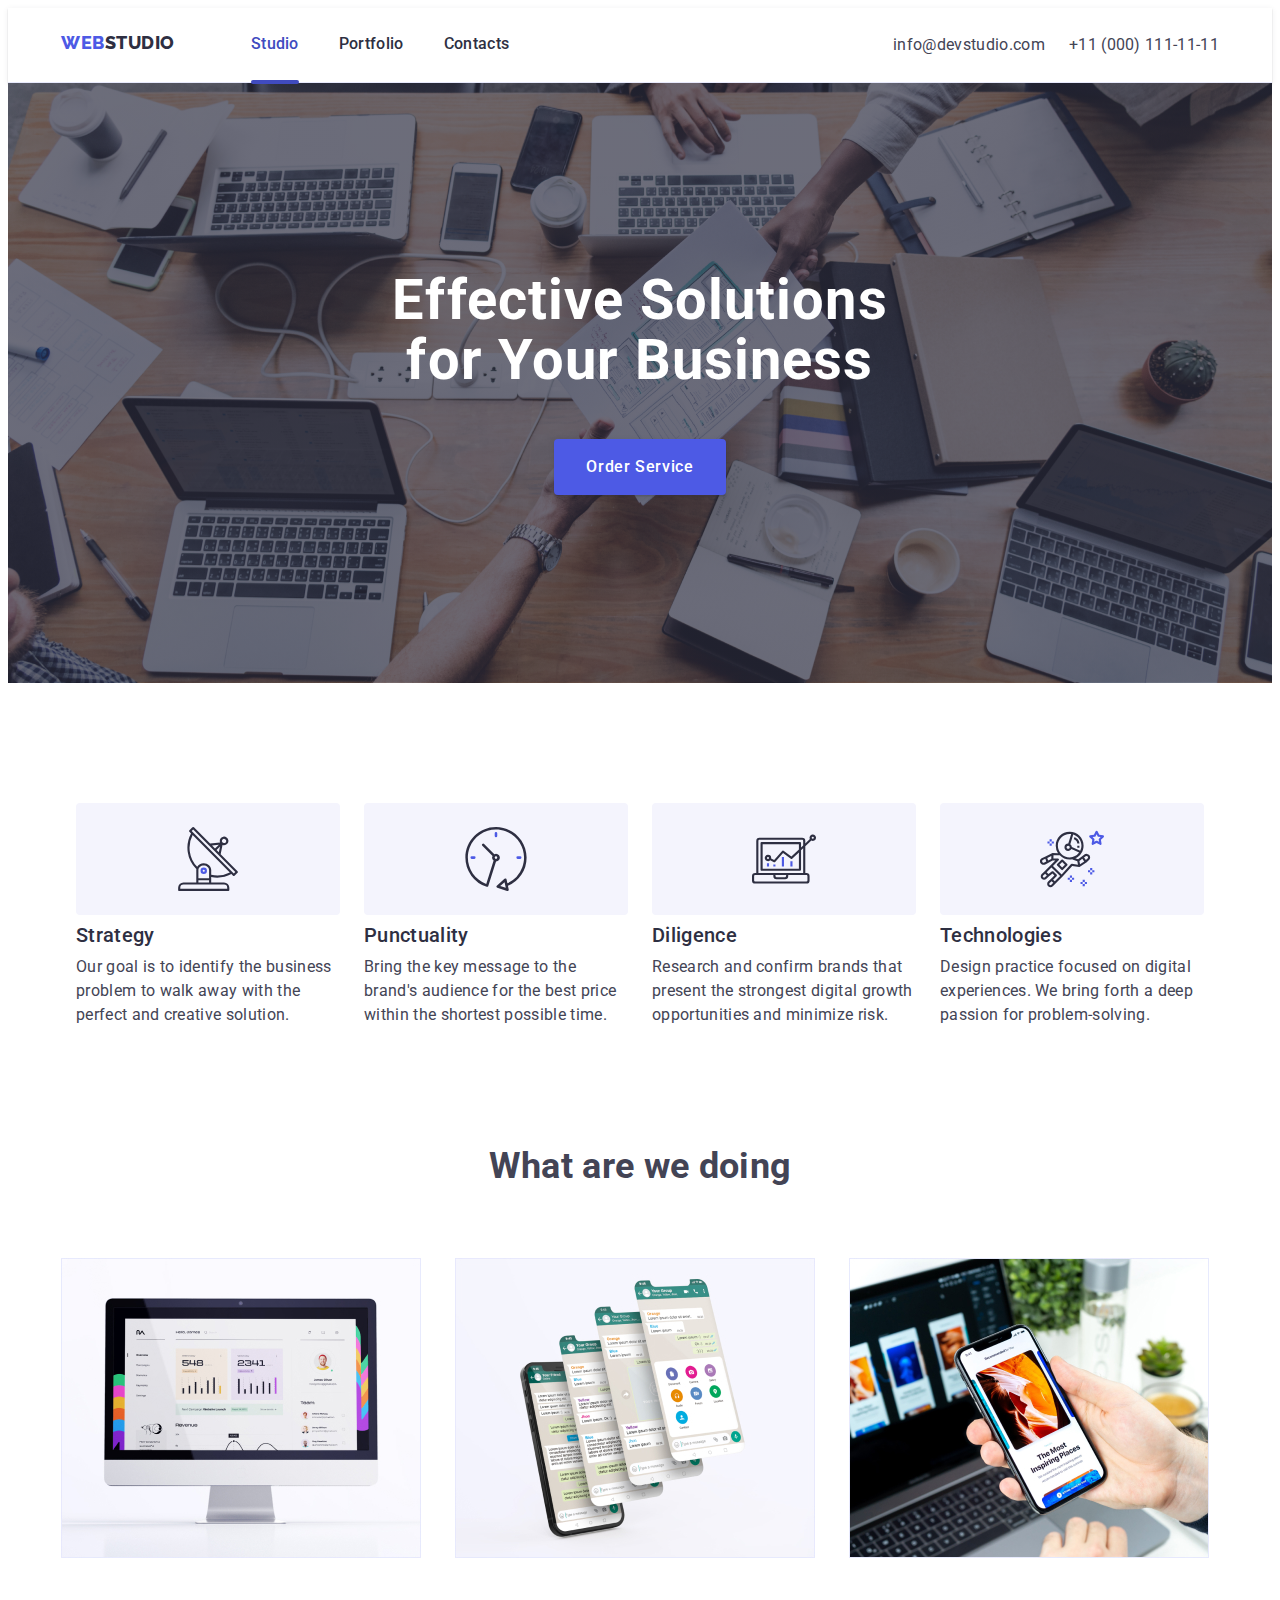
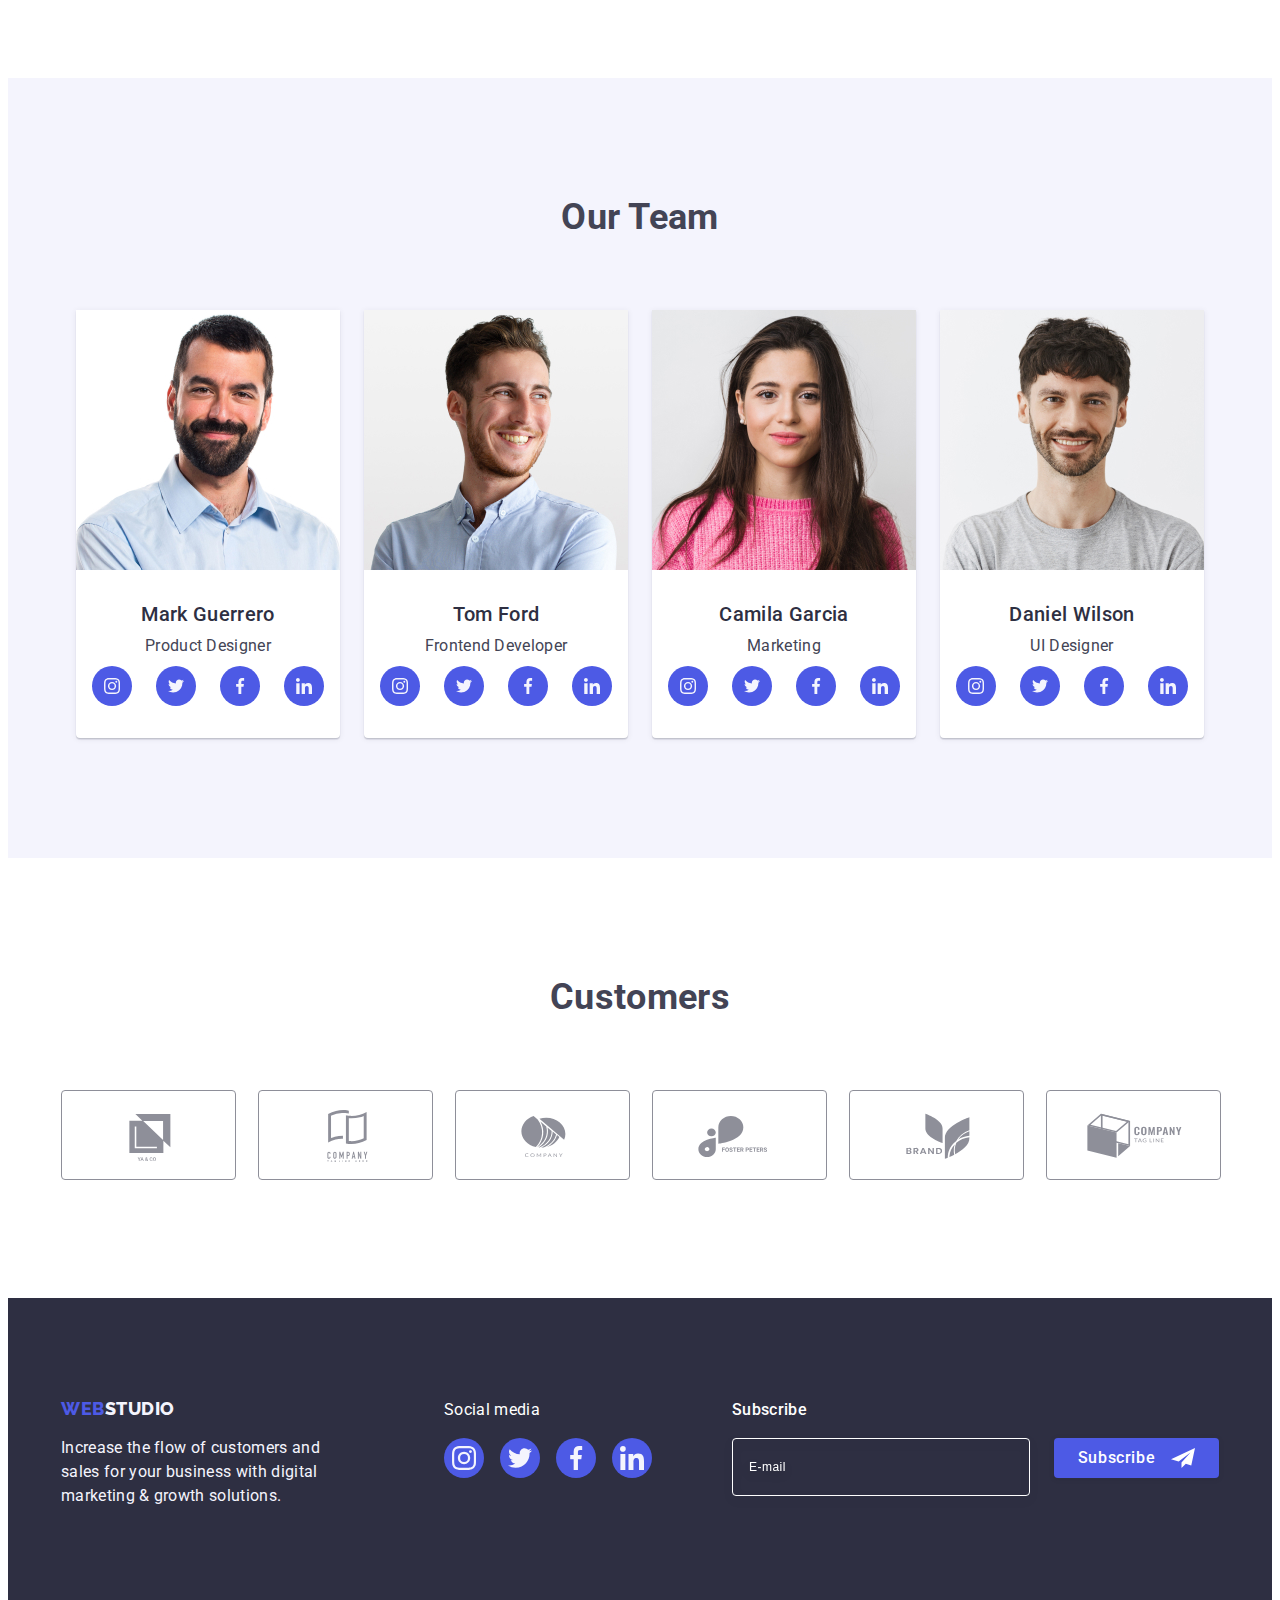
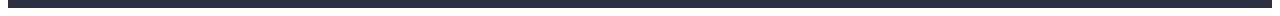
<file: index.html>
<!DOCTYPE html>
<html lang="en">
  <head>
    <meta charset="UTF-8" />
    <meta http-equiv="X-UA-Compatible" content="IE=edge" />
    <meta name="viewport" content="width=device-width, initial-scale=1.0" />
    <title>Document</title>
    <link rel="preconnect" href="https://fonts.googleapis.com" />
    <link rel="preconnect" href="https://fonts.gstatic.com" crossorigin />
    <link
      href="https://fonts.googleapis.com/css2?family=Raleway:wght@800&family=Roboto:wght@400;500;700;900&display=swap"
      rel="stylesheet"
    />
    <link
      rel="stylesheet"
      href="https://cdnjs.cloudflare.com/ajax/libs/modern-normalize/1.1.0/modern-normalize.min.css"
      integrity="sha512-wpPYUAdjBVSE4KJnH1VR1HeZfpl1ub8YT/NKx4PuQ5NmX2tKuGu6U/JRp5y+Y8XG2tV+wKQpNHVUX03MfMFn9Q=="
      crossorigin="anonymous"
      referrerpolicy="no-referrer"
    />
    <link href="./styles.css" rel="stylesheet" type="text/css" />
  </head>
  <body>
    <header class="header-section">
      <div class="container">
        <nav class="header-nav">
          <a href="./index.html" class="logo"
            ><span class="logo-web">Web</span>Studio</a
          >
          <ul class="nav-ul">
            <li class="nav-li">
              <a class="nav-a header-active-page" href="./index.html">Studio</a>
            </li>
            <li class="nav-li">
              <a class="nav-a" href="./portfolio.html">Portfolio</a>
            </li>
            <li class="nav-li"><a class="nav-a" href="">Contacts</a></li>
          </ul>
        </nav>
        <button class="menu-open-button js-open-menu" type="button">
          <svg class="open-menu-icon" width="32" height="22">
            <use href="./images/icons.svg#icon-menu"></use>
          </svg>
        </button>
        <address class="header-address">
          <ul class="address-ul">
            <li class="address-li">
              <a class="address-a" href="mailto:info@devstudio.com"
                >info@devstudio.com</a
              >
            </li>
            <li class="address-li">
              <a class="address-a" href="tel:+110001111111"
                >+11 (000) 111-11-11</a
              >
            </li>
          </ul>
        </address>
      </div>
      <div class="header-mobile-menu-container js-menu-container">
        <div class="header-mobile-menu">
          <button class="menu-button-close js-close-menu" type="button">
            <svg class="modal-icon" width="18" height="24">
              <use href="./images/icons.svg#icon-close"></use>
            </svg>
          </button>
          <div>
            <ul class="mobile-menu-nav-ul">
              <li>
                <a class="mobile-nav-a header-active-page" href="./index.html"
                  >Studio</a
                >
              </li>
              <li>
                <a class="mobile-nav-a" href="./portfolio.html">Portfolio</a>
              </li>
              <li><a class="mobile-nav-a" href="">Contacts</a></li>
            </ul>
          </div>
          <div>
            <address class="header-mobile-address">
              <ul class="mobile-address-ul">
                <li class="mobile-address-li">
                  <a class="mobile-address-a-number" href="tel:+110001111111"
                    >+11 (000) 111-11-11</a
                  >
                </li>
                <li class="mobile-address-li">
                  <a
                    class="mobile-address-a-info"
                    href="mailto:info@devstudio.com"
                    >info@devstudio.com</a
                  >
                </li>
              </ul>
            </address>
            <ul class="header-mobile-social-items">
              <li class="header-mobile-social-item">
                <a class="header-mobile-social-link" href="">
                  <svg class="header-mobile-social-icon" width="24" height="24">
                    <use href="./images/icons.svg#icon-instagram"></use>
                  </svg>
                </a>
              </li>
              <li class="header-mobile-social-item">
                <a class="header-mobile-social-link" href="">
                  <svg class="header-mobile-social-icon" width="24" height="24">
                    <use href="./images/icons.svg#icon-twitter"></use>
                  </svg>
                </a>
              </li>
              <li class="header-mobile-social-item">
                <a class="header-mobile-social-link" href="">
                  <svg class="header-mobile-social-icon" width="24" height="24">
                    <use href="./images/icons.svg#icon-facebook"></use>
                  </svg>
                </a>
              </li>
              <li class="header-mobile-social-item">
                <a class="header-mobile-social-link" href="">
                  <svg class="header-mobile-social-icon" width="24" height="24">
                    <use href="./images/icons.svg#icon-linkedin"></use>
                  </svg>
                </a>
              </li>
            </ul>
          </div>
        </div>
      </div>
    </header>

    <main>
      <section class="hero-section">
        <div class="container">
          <h1 class="hero-h">Effective Solutions for Your Business</h1>
          <button
            class="buttons modal-open-button"
            type="button"
            data-modal-open
          >
            Order Service
          </button>
        </div>
      </section>
      <section class="features-section">
        <div class="container">
          <h2 hidden class="visually-hidden">Features</h2>
          <ul class="features-section-ul">
            <li class="features-li">
              <div class="features-box">
                <svg class="features-icon">
                  <use href="./images/icons.svg#icon-antenna"></use>
                </svg>
              </div>
              <h3 class="tertiary-h">Strategy</h3>
              <p class="features-p">
                Our goal is to identify the business problem to walk away with
                the perfect and creative solution.
              </p>
            </li>
            <li class="features-li">
              <div class="features-box">
                <svg class="features-icon">
                  <use href="./images/icons.svg#icon-clock"></use>
                </svg>
              </div>
              <h3 class="tertiary-h">Punctuality</h3>
              <p class="features-p">
                Bring the key message to the brand's audience for the best price
                within the shortest possible time.
              </p>
            </li>
            <li class="features-li">
              <div class="features-box">
                <svg class="features-icon">
                  <use href="./images/icons.svg#icon-diagram"></use>
                </svg>
              </div>
              <h3 class="tertiary-h">Diligence</h3>
              <p class="features-p">
                Research and confirm brands that present the strongest digital
                growth opportunities and minimize risk.
              </p>
            </li>
            <li class="features-li">
              <div class="features-box">
                <svg class="features-icon">
                  <use href="./images/icons.svg#icon-astronaut"></use>
                </svg>
              </div>
              <h3 class="tertiary-h">Technologies</h3>
              <p class="features-p">
                Design practice focused on digital experiences. We bring forth a
                deep passion for problem-solving.
              </p>
            </li>
          </ul>
        </div>
      </section>
      <section class="wedoing-section">
        <div class="container">
          <h2 class="secondary-h wedoing-h">What are we doing</h2>
          <ul class="wedoing-ul">
            <li class="wedoing-li">
              <img
                srcset="
                  ./images/Rectangle1.jpg    1x,
                  ./images/Rectangle1@2x.jpg 2x
                "
                src="./images/Rectangle.jpg"
                alt="image"
                width="360"
              />
            </li>
            <li class="wedoing-li">
              <img
                srcset="
                  ./images/Rectangle2.jpg    1x,
                  ./images/Rectangle2@2x.jpg 2x
                "
                src="./images/Rectangle.jpg"
                alt="image"
                width="360"
              />
            </li>
            <li class="wedoing-li">
              <img
                srcset="
                  ./images/Rectangle3.jpg    1x,
                  ./images/Rectangle3@2x.jpg 2x
                "
                src="./images/Rectangle.jpg"
                alt="image"
                width="360"
              />
            </li>
          </ul>
        </div>
      </section>
      <section class="team-section">
        <div class="container">
          <h2 class="secondary-h">Our Team</h2>
          <ul class="team-ul">
            <li class="team-li">
              <img
                srcset="./images/team1.jpg 1x, ./images/team1@2x.jpg 2x"
                src="./images/team1.jpg"
                alt="image"
                width="264"
              />
              <div class="team-li-box">
                <h3 class="tertiary-h">Mark Guerrero</h3>
                <p>Product Designer</p>
                <ul class="team-social-items">
                  <li class="team-social-item">
                    <a class="team-social-link" href="">
                      <svg class="team-social-icon">
                        <use href="./images/icons.svg#icon-instagram"></use>
                      </svg>
                    </a>
                  </li>
                  <li class="team-social-item">
                    <a class="team-social-link" href="">
                      <svg class="team-social-icon">
                        <use href="./images/icons.svg#icon-twitter"></use>
                      </svg>
                    </a>
                  </li>
                  <li class="team-social-item">
                    <a class="team-social-link" href="">
                      <svg class="team-social-icon">
                        <use href="./images/icons.svg#icon-facebook"></use>
                      </svg>
                    </a>
                  </li>
                  <li class="team-social-item">
                    <a class="team-social-link" href="">
                      <svg class="team-social-icon">
                        <use href="./images/icons.svg#icon-linkedin"></use>
                      </svg>
                    </a>
                  </li>
                </ul>
              </div>
            </li>
            <li class="team-li">
              <img
                srcset="./images/team2.jpg 1x, ./images/team2@2x.jpg 2x"
                src="./images/team2.jpg"
                alt="image"
                width="264"
              />
              <div class="team-li-box">
                <h3 class="tertiary-h">Tom Ford</h3>
                <p>Frontend Developer</p>
                <ul class="team-social-items">
                  <li class="team-social-item">
                    <a class="team-social-link" href="">
                      <svg class="team-social-icon">
                        <use href="./images/icons.svg#icon-instagram"></use>
                      </svg>
                    </a>
                  </li>
                  <li class="team-social-item">
                    <a class="team-social-link" href="">
                      <svg class="team-social-icon">
                        <use href="./images/icons.svg#icon-twitter"></use>
                      </svg>
                    </a>
                  </li>
                  <li class="team-social-item">
                    <a class="team-social-link" href="">
                      <svg class="team-social-icon">
                        <use href="./images/icons.svg#icon-facebook"></use>
                      </svg>
                    </a>
                  </li>
                  <li class="team-social-item">
                    <a class="team-social-link" href="">
                      <svg class="team-social-icon">
                        <use href="./images/icons.svg#icon-linkedin"></use>
                      </svg>
                    </a>
                  </li>
                </ul>
              </div>
            </li>
            <li class="team-li">
              <img
                srcset="./images/team3.jpg 1x, ./images/team3@2x.jpg 2x"
                src="./images/team3.jpg"
                alt="image"
                width="264"
              />
              <div class="team-li-box">
                <h3 class="tertiary-h">Camila Garcia</h3>
                <p>Marketing</p>
                <ul class="team-social-items">
                  <li class="team-social-item">
                    <a class="team-social-link" href="">
                      <svg class="team-social-icon">
                        <use href="./images/icons.svg#icon-instagram"></use>
                      </svg>
                    </a>
                  </li>
                  <li class="team-social-item">
                    <a class="team-social-link" href="">
                      <svg class="team-social-icon">
                        <use href="./images/icons.svg#icon-twitter"></use>
                      </svg>
                    </a>
                  </li>
                  <li class="team-social-item">
                    <a class="team-social-link" href="">
                      <svg class="team-social-icon">
                        <use href="./images/icons.svg#icon-facebook"></use>
                      </svg>
                    </a>
                  </li>
                  <li class="team-social-item">
                    <a class="team-social-link" href="">
                      <svg class="team-social-icon">
                        <use href="./images/icons.svg#icon-linkedin"></use>
                      </svg>
                    </a>
                  </li>
                </ul>
              </div>
            </li>
            <li class="team-li">
              <img
                srcset="./images/team4.jpg 1x, ./images/team4@2x.jpg 2x"
                src="./images/team4.jpg"
                alt="image"
                width="264"
              />
              <div class="team-li-box">
                <h3 class="tertiary-h">Daniel Wilson</h3>
                <p>UI Designer</p>
                <ul class="team-social-items">
                  <li class="team-social-item">
                    <a class="team-social-link" href="">
                      <svg class="team-social-icon">
                        <use href="./images/icons.svg#icon-instagram"></use>
                      </svg>
                    </a>
                  </li>
                  <li class="team-social-item">
                    <a class="team-social-link" href="">
                      <svg class="team-social-icon">
                        <use href="./images/icons.svg#icon-twitter"></use>
                      </svg>
                    </a>
                  </li>
                  <li class="team-social-item">
                    <a class="team-social-link" href="">
                      <svg class="team-social-icon">
                        <use href="./images/icons.svg#icon-facebook"></use>
                      </svg>
                    </a>
                  </li>
                  <li class="team-social-item">
                    <a class="team-social-link" href="">
                      <svg class="team-social-icon">
                        <use href="./images/icons.svg#icon-linkedin"></use>
                      </svg>
                    </a>
                  </li>
                </ul>
              </div>
            </li>
          </ul>
        </div>
      </section>
      <section class="customers-section">
        <div class="container">
          <h2 class="secondary-h">Customers</h2>
          <ul class="customers-list-ul">
            <li class="customers-list-li">
              <a class="customers-link" href=""
                ><svg class="customers-icon">
                  <use href="./images/icons.svg#icon-Logo-0"></use>
                </svg>
              </a>
            </li>
            <li class="customers-list-li">
              <a class="customers-link" href=""
                ><svg class="customers-icon">
                  <use href="./images/icons.svg#icon-Logo-1"></use>
                </svg>
              </a>
            </li>
            <li class="customers-list-li">
              <a class="customers-link" href=""
                ><svg class="customers-icon">
                  <use href="./images/icons.svg#icon-Logo-2"></use>
                </svg>
              </a>
            </li>
            <li class="customers-list-li">
              <a class="customers-link" href=""
                ><svg class="customers-icon">
                  <use href="./images/icons.svg#icon-Logo-3"></use>
                </svg>
              </a>
            </li>
            <li class="customers-list-li">
              <a class="customers-link" href=""
                ><svg class="customers-icon">
                  <use href="./images/icons.svg#icon-Logo-4"></use>
                </svg>
              </a>
            </li>
            <li class="customers-list-li">
              <a class="customers-link" href=""
                ><svg class="customers-icon">
                  <use href="./images/icons.svg#icon-Logo-5"></use>
                </svg>
              </a>
            </li>
          </ul>
        </div>
      </section>
    </main>
    <footer class="footer-section">
      <div class="container">
        <div class="footer-box-one">
          <a href="./index.html" class="logo logo-bottom"
            ><span class="logo-web">Web</span>Studio</a
          >
          <p class="footer-p">
            Increase the flow of customers and sales for your business with
            digital marketing & growth solutions.
          </p>
        </div>
        <div class="footer-box-two">
          <p class="footer-p-sm">Social media</p>
          <ul class="footer-social-items">
            <li class="footer-social-item">
              <a class="footer-social-link" href="">
                <svg class="footer-social-icon">
                  <use href="./images/icons.svg#icon-instagram"></use>
                </svg>
              </a>
            </li>
            <li class="footer-social-item">
              <a class="footer-social-link" href="">
                <svg class="footer-social-icon">
                  <use href="./images/icons.svg#icon-twitter"></use>
                </svg>
              </a>
            </li>
            <li class="footer-social-item">
              <a class="footer-social-link" href="">
                <svg class="footer-social-icon">
                  <use href="./images/icons.svg#icon-facebook"></use>
                </svg>
              </a>
            </li>
            <li class="footer-social-item">
              <a class="footer-social-link" href="">
                <svg class="footer-social-icon">
                  <use href="./images/icons.svg#icon-linkedin"></use>
                </svg>
              </a>
            </li>
          </ul>
        </div>
        <div class="footer-box-three">
          <p class="footer-box-three-text">Subscribe</p>
          <form class="form-subscribe">
            <label class="footer-form-label"
              ><input
                class="footer-form-label-input"
                type="email"
                placeholder="E-mail"
                name="email"
            /></label>
            <button class="buttons subscribe-button" type="submit">
              Subscribe
              <svg class="icon-subscribe" width="24" height="24">
                <use href="./images/icons.svg#icon-subscribe"></use>
              </svg>
            </button>
          </form>
        </div>
      </div>
    </footer>
    <div class="backdrop is-hidden" data-modal>
      <div class="modal">
        <button type="button" data-modal-close class="modal-button-close">
          <svg class="modal-icon" width="18" height="24">
            <use href="./images/icons.svg#icon-close"></use>
          </svg>
        </button>
        <p class="modal-p">Leave your contacts and we will call you back</p>
        <form class="modal-form">
          <div class="modal-form-box">
            <label class="modal-form-field" for="user-name">Name</label>
            <div class="modal-form-input-wrapper">
              <input
                id="user-name"
                name="user-name"
                type="text"
                class="modal-form-input"
                pattern="[a-zA-Z]+"
                required
              />
              <svg class="modal-form-input-icon" width="18" height="24">
                <use href="./images/icons.svg#icon-icon_person"></use>
              </svg>
            </div>
          </div>
          <div class="modal-form-box">
            <label class="modal-form-field" for="user-phone">Phone</label>
            <div class="modal-form-input-wrapper">
              <input
                id="user-phone"
                name="user-phone"
                type="tel"
                class="modal-form-input"
                minlength="2"
                pattern="[0-9]{3}-[0-9]{3}-[0-9]{2}-[0-9]{2}"
                title="xxx-xxx-xx-xx"
                required
              />
              <svg class="modal-form-input-icon" width="18" height="24">
                <use href="./images/icons.svg#icon-icon_phone"></use>
              </svg>
            </div>
          </div>
          <div class="modal-form-box">
            <label class="modal-form-field" for="user-email">Email</label>
            <div class="modal-form-input-wrapper">
              <input
                id="user-email"
                name="user-email"
                type="email"
                class="modal-form-input"
                required
              />
              <svg class="modal-form-input-icon" width="18" height="24">
                <use href="./images/icons.svg#icon-icon_message"></use>
              </svg>
            </div>
          </div>
          <div class="modal-form-box modal-form-box-comment">
            <label class="modal-form-field" for="user-comment"> Comment </label>
            <textarea
              id="user-comment"
              name="user-comment"
              class="modal-form-comment"
              placeholder="Text input"
            ></textarea>
          </div>
          <div class="modal-form-box modal-box-checkbox">
            <input
              id="user-privacy"
              type="checkbox"
              value="true"
              name="user-privacy"
              class="modal-form-check visually-hidden"
              required
            />
            <label for="user-privacy" class="modal-form-check-desc"
              ><span class="modal-check-desc-span"
                ><svg class="modal-form-agreement-icon" width="10" height="8">
                  <use
                    href="./images/icons.svg#icon-vector-2"
                  ></use></svg></span
              >I accept the terms and conditions of the&nbsp;
              <a href="" class="modal-form-privacy-link"
                >Privacy Policy</a
              ></label
            >
          </div>
          <button type="submit" class="buttons modal-form-submit">Send</button>
        </form>
      </div>
    </div>

    <script src="./modal.js"></script>
    <script src="./menu.js"></script>
  </body>
</html>
</file>
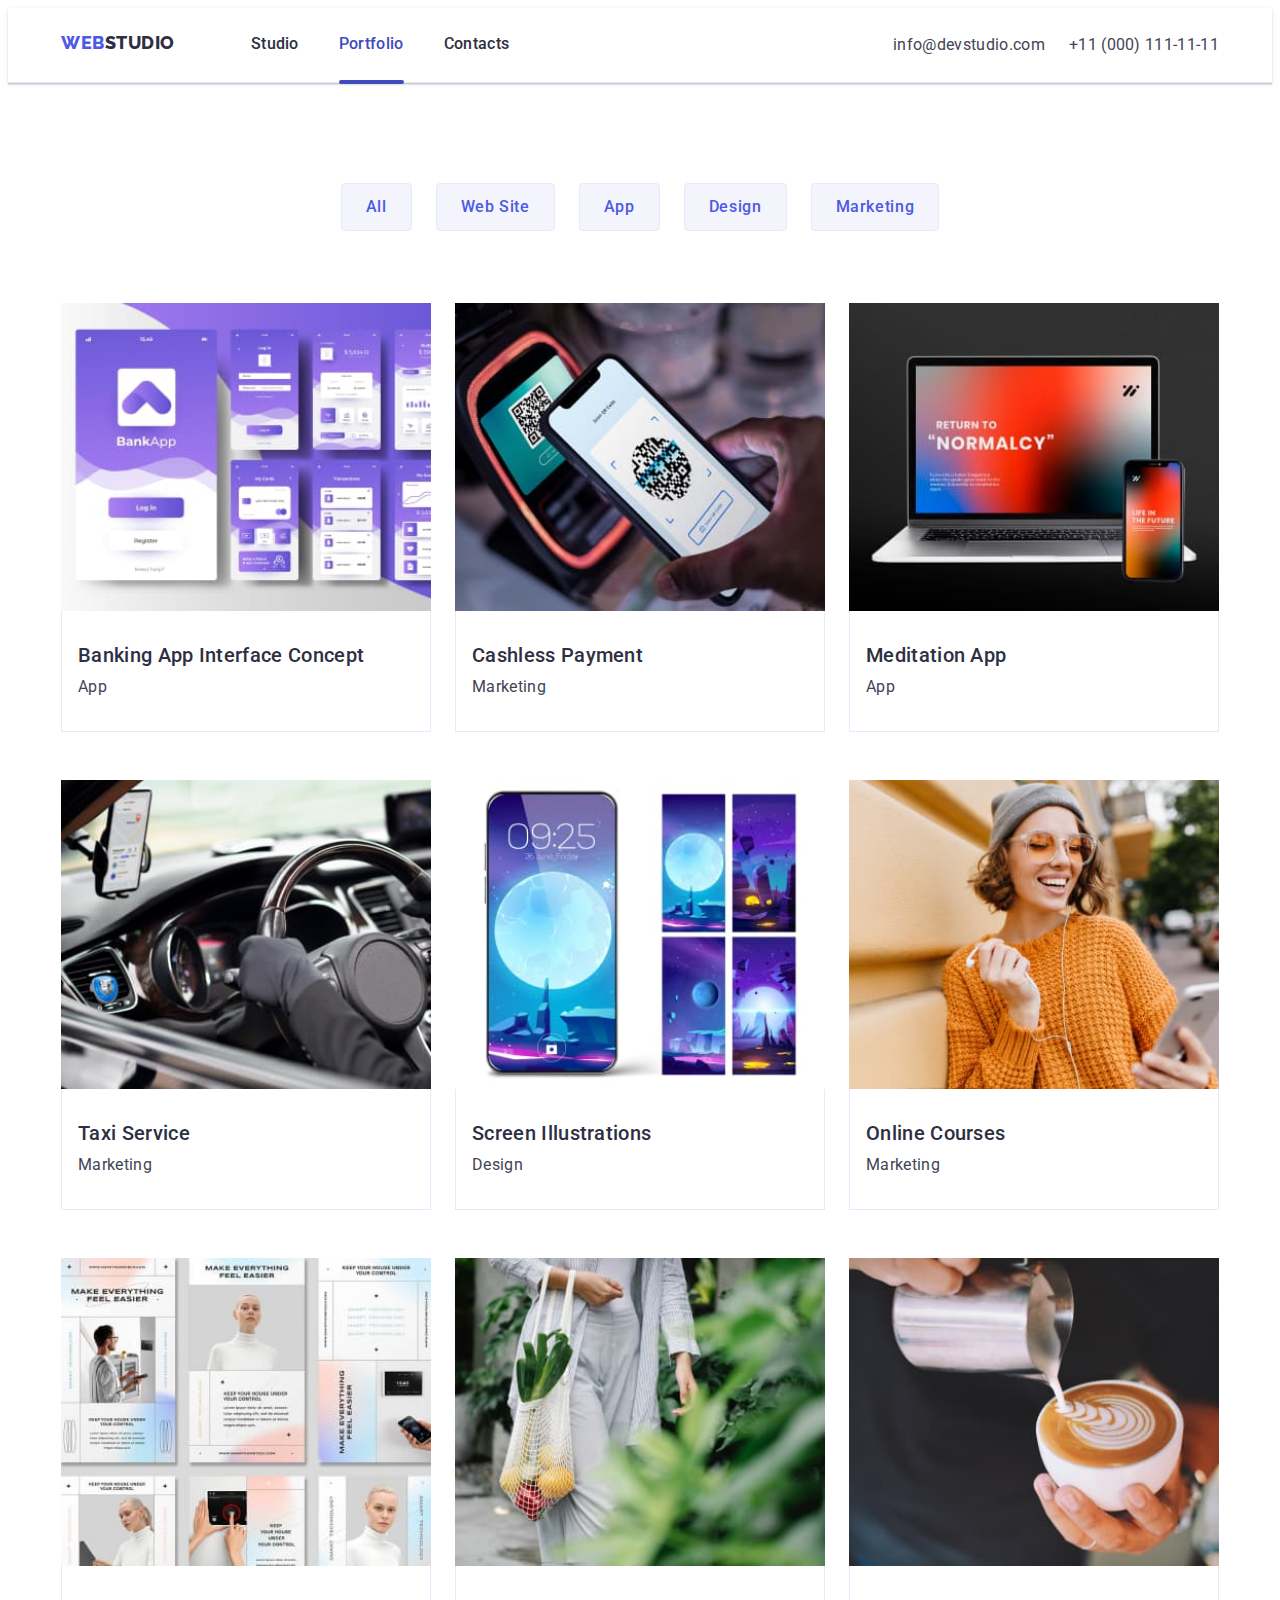
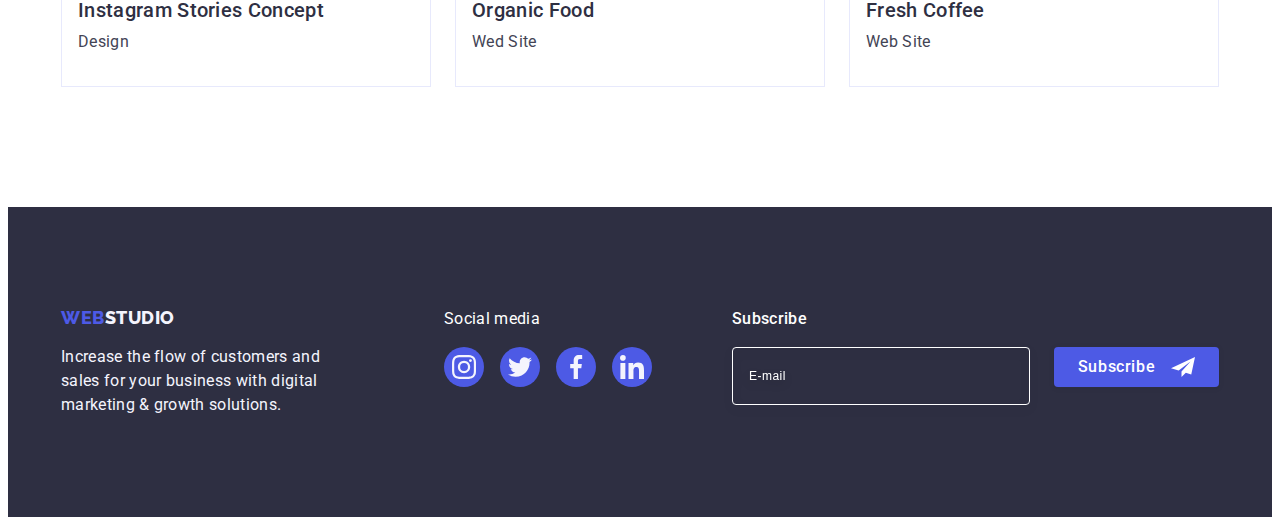
<file: portfolio.html>
<!DOCTYPE html>
<html lang="en">
  <head>
    <meta charset="UTF-8" />
    <meta http-equiv="X-UA-Compatible" content="IE=edge" />
    <meta name="viewport" content="width=device-width, initial-scale=1.0" />
    <title>Document</title>
    <link rel="preconnect" href="https://fonts.googleapis.com" />
    <link rel="preconnect" href="https://fonts.gstatic.com" crossorigin />
    <link
      href="https://fonts.googleapis.com/css2?family=Raleway:wght@800&family=Roboto:wght@400;500;700;900&display=swap"
      rel="stylesheet"
    />
    <link
      rel="stylesheet"
      href="https://cdnjs.cloudflare.com/ajax/libs/modern-normalize/1.1.0/modern-normalize.min.css"
      integrity="sha512-wpPYUAdjBVSE4KJnH1VR1HeZfpl1ub8YT/NKx4PuQ5NmX2tKuGu6U/JRp5y+Y8XG2tV+wKQpNHVUX03MfMFn9Q=="
      crossorigin="anonymous"
      referrerpolicy="no-referrer"
    />
    <link href="./styles.css" rel="stylesheet" type="text/css" />
  </head>
  <body>
    <header class="header-section">
      <div class="container">
        <nav class="header-nav">
          <a href="./index.html" class="logo"
            ><span class="logo-web">Web</span>Studio</a
          >
          <ul class="nav-ul">
            <li class="nav-li">
              <a class="nav-a" href="./index.html">Studio</a>
            </li>
            <li class="nav-li">
              <a class="nav-a header-active-page" href="./portfolio.html"
                >Portfolio</a
              >
            </li>
            <li class="nav-li"><a class="nav-a" href="">Contacts</a></li>
          </ul>
        </nav>
        <button class="menu-open-button js-open-menu" type="button">
          <svg class="open-menu-icon" width="32" height="22">
            <use href="./images/icons.svg#icon-menu"></use>
          </svg>
        </button>
        <address class="header-address">
          <ul class="address-ul">
            <li class="address-li">
              <a class="address-a" href="mailto:info@devstudio.com"
                >info@devstudio.com</a
              >
            </li>
            <li class="address-li">
              <a class="address-a" href="tel:+110001111111"
                >+11 (000) 111-11-11</a
              >
            </li>
          </ul>
        </address>
      </div>
      <div class="header-mobile-menu-container js-menu-container">
        <div class="header-mobile-menu">
          <button class="menu-button-close js-close-menu" type="button">
            <svg class="modal-icon" width="18" height="24">
              <use href="./images/icons.svg#icon-close"></use>
            </svg>
          </button>
          <div>
            <ul class="mobile-menu-nav-ul">
              <li>
                <a class="mobile-nav-a" href="./index.html">Studio</a>
              </li>
              <li>
                <a
                  class="mobile-nav-a header-active-page"
                  href="./portfolio.html"
                  >Portfolio</a
                >
              </li>
              <li><a class="mobile-nav-a" href="">Contacts</a></li>
            </ul>
          </div>
          <div>
            <address class="header-mobile-address">
              <ul class="mobile-address-ul">
                <li class="mobile-address-li">
                  <a class="mobile-address-a-number" href="tel:+110001111111"
                    >+11 (000) 111-11-11</a
                  >
                </li>
                <li class="mobile-address-li">
                  <a
                    class="mobile-address-a-info"
                    href="mailto:info@devstudio.com"
                    >info@devstudio.com</a
                  >
                </li>
              </ul>
            </address>
            <ul class="header-mobile-social-items">
              <li class="header-mobile-social-item">
                <a class="header-mobile-social-link" href="">
                  <svg class="header-mobile-social-icon">
                    <use href="./images/icons.svg#icon-instagram"></use>
                  </svg>
                </a>
              </li>
              <li class="header-mobile-social-item">
                <a class="header-mobile-social-link" href="">
                  <svg class="header-mobile-social-icon">
                    <use href="./images/icons.svg#icon-twitter"></use>
                  </svg>
                </a>
              </li>
              <li class="header-mobile-social-item">
                <a class="header-mobile-social-link" href="">
                  <svg class="header-mobile-social-icon">
                    <use href="./images/icons.svg#icon-facebook"></use>
                  </svg>
                </a>
              </li>
              <li class="header-mobile-social-item">
                <a class="header-mobile-social-link" href="">
                  <svg class="header-mobile-social-icon">
                    <use href="./images/icons.svg#icon-linkedin"></use>
                  </svg>
                </a>
              </li>
            </ul>
          </div>
        </div>
      </div>
    </header>
    <main>
      <section class="filter-section">
        <div class="container">
          <h2 hidden>Filter</h2>
          <ul class="filter-buttons-ul">
            <li class="filter-buttons-li">
              <button class="buttons" type="button">All</button>
            </li>
            <li class="filter-buttons-li">
              <button class="buttons" type="button">Web Site</button>
            </li>
            <li class="filter-buttons-li">
              <button class="buttons" type="button">App</button>
            </li>
            <li class="filter-buttons-li">
              <button class="buttons" type="button">Design</button>
            </li>
            <li class="filter-buttons-li">
              <button class="buttons" type="button">Marketing</button>
            </li>
          </ul>
          <ul class="filter-list-ul">
            <li class="filter-list-li">
              <a href="" class="filter-list-link">
                <div class="filter-list-box">
                  <img
                    srcset="
                      ./images/mob-filt1.jpg     396w,
                      ./images/mob-filt1@2x.jpg  397w,
                      ./images/tab-filt1.jpg     356w,
                      ./images/tab-filt1@2x.jpg  357w,
                      ./images/desk-filt1.jpg    360w,
                      ./images/desk-filt1@2x.jpg 361w
                    "
                    sizes="(min-width: 1158px) 360px, (min-width: 746px) 356px, 100vw"
                    src="mob-filt1.jpg"
                    alt="image"
                    class="filter-list-img"
                  />
                  <p class="filter-list-p">
                    14 Stylish and User-Friendly App Design Concepts · Task
                    Manager App · Calorie Tracker App · Exotic Fruit Ecommerce
                    App · Cloud Storage App
                  </p>
                </div>

                <div class="filter-list-front">
                  <h2 class="tertiary-h">Banking App Interface Concept</h2>
                  <p class="">App</p>
                </div>
              </a>
            </li>
            <li class="filter-list-li">
              <a href="" class="filter-list-link">
                <div class="filter-list-box">
                  <img
                    srcset="
                      ./images/mob-filt2.jpg     396w,
                      ./images/mob-filt2@2x.jpg  397w,
                      ./images/tab-filt2.jpg     356w,
                      ./images/tab-filt2@2x.jpg  357w,
                      ./images/desk-filt2.jpg    360w,
                      ./images/desk-filt2@2x.jpg 361w
                    "
                    sizes="(min-width: 1158px) 360px, (min-width: 746px) 356px, 100vw"
                    src="mob-filt2.jpg"
                    alt="image"
                    class="filter-list-img"
                  />
                  <p class="filter-list-p">
                    14 Stylish and User-Friendly App Design Concepts · Task
                    Manager App · Calorie Tracker App · Exotic Fruit Ecommerce
                    App · Cloud Storage App
                  </p>
                </div>

                <div class="filter-list-front">
                  <h2 class="tertiary-h">Cashless Payment</h2>
                  <p class="">Marketing</p>
                </div>
              </a>
            </li>
            <li class="filter-list-li">
              <a href="" class="filter-list-link">
                <div class="filter-list-box">
                  <img
                    srcset="
                      ./images/mob-filt3.jpg     396w,
                      ./images/mob-filt3@2x.jpg  397w,
                      ./images/tab-filt3.jpg     356w,
                      ./images/tab-filt3@2x.jpg  357w,
                      ./images/desk-filt3.jpg    360w,
                      ./images/desk-filt3@2x.jpg 361w
                    "
                    sizes="(min-width: 1158px) 360px, (min-width: 746px) 356px, 100vw"
                    src="mob-filt3.jpg"
                    alt="image"
                    class="filter-list-img"
                  />

                  <p class="filter-list-p">
                    14 Stylish and User-Friendly App Design Concepts · Task
                    Manager App · Calorie Tracker App · Exotic Fruit Ecommerce
                    App · Cloud Storage App
                  </p>
                </div>

                <div class="filter-list-front">
                  <h2 class="tertiary-h">Meditation App</h2>
                  <p class="">App</p>
                </div>
              </a>
            </li>
            <li class="filter-list-li">
              <a href="" class="filter-list-link">
                <div class="filter-list-box">
                  <img
                    srcset="
                      ./images/mob-filt4.jpg     396w,
                      ./images/mob-filt4@2x.jpg  397w,
                      ./images/tab-filt4.jpg     356w,
                      ./images/tab-filt4@2x.jpg  357w,
                      ./images/desk-filt4.jpg    360w,
                      ./images/desk-filt4@2x.jpg 361w
                    "
                    sizes="(min-width: 1158px) 360px, (min-width: 746px) 356px, 100vw"
                    src="mob-filt4.jpg"
                    alt="image"
                    class="filter-list-img"
                  />

                  <p class="filter-list-p">
                    14 Stylish and User-Friendly App Design Concepts · Task
                    Manager App · Calorie Tracker App · Exotic Fruit Ecommerce
                    App · Cloud Storage App
                  </p>
                </div>
                <div class="filter-list-front">
                  <h2 class="tertiary-h">Taxi Service</h2>
                  <p class="">Marketing</p>
                </div>
              </a>
            </li>
            <li class="filter-list-li">
              <a href="" class="filter-list-link">
                <div class="filter-list-box">
                  <img
                    srcset="
                      ./images/mob-filt5.jpg     396w,
                      ./images/mob-filt5@2x.jpg  397w,
                      ./images/tab-filt5.jpg     356w,
                      ./images/tab-filt5@2x.jpg  357w,
                      ./images/desk-filt5.jpg    360w,
                      ./images/desk-filt5@2x.jpg 361w
                    "
                    sizes="(min-width: 1158px) 360px, (min-width: 746px) 356px, 100vw"
                    src="mob-filt5.jpg"
                    alt="image"
                    class="filter-list-img"
                  />

                  <p class="filter-list-p">
                    14 Stylish and User-Friendly App Design Concepts · Task
                    Manager App · Calorie Tracker App · Exotic Fruit Ecommerce
                    App · Cloud Storage App
                  </p>
                </div>

                <div class="filter-list-front">
                  <h2 class="tertiary-h">Screen Illustrations</h2>
                  <p class="">Design</p>
                </div>
              </a>
            </li>
            <li class="filter-list-li">
              <a href="" class="filter-list-link">
                <div class="filter-list-box">
                  <img
                    srcset="
                      ./images/mob-filt6.jpg     396w,
                      ./images/mob-filt6@2x.jpg  397w,
                      ./images/tab-filt6.jpg     356w,
                      ./images/tab-filt6@2x.jpg  357w,
                      ./images/desk-filt6.jpg    360w,
                      ./images/desk-filt6@2x.jpg 361w
                    "
                    sizes="(min-width: 1158px) 360px, (min-width: 746px) 356px, 100vw"
                    src="mob-filt6.jpg"
                    alt="image"
                    class="filter-list-img"
                  />

                  <p class="filter-list-p">
                    14 Stylish and User-Friendly App Design Concepts · Task
                    Manager App · Calorie Tracker App · Exotic Fruit Ecommerce
                    App · Cloud Storage App
                  </p>
                </div>

                <div class="filter-list-front">
                  <h2 class="tertiary-h">Online Courses</h2>
                  <p class="">Marketing</p>
                </div>
              </a>
            </li>
            <li class="filter-list-li">
              <a href="" class="filter-list-link">
                <div class="filter-list-box">
                  <img
                    srcset="
                      ./images/mob-filt7.jpg     396w,
                      ./images/mob-filt7@2x.jpg  397w,
                      ./images/tab-filt7.jpg     356w,
                      ./images/tab-filt7@2x.jpg  357w,
                      ./images/desk-filt7.jpg    360w,
                      ./images/desk-filt7@2x.jpg 361w
                    "
                    sizes="(min-width: 1158px) 360px, (min-width: 746px) 356px, 100vw"
                    src="mob-filt7.jpg"
                    alt="image"
                    class="filter-list-img"
                  />
                  <p class="filter-list-p">
                    14 Stylish and User-Friendly App Design Concepts · Task
                    Manager App · Calorie Tracker App · Exotic Fruit Ecommerce
                    App · Cloud Storage App
                  </p>
                </div>

                <div class="filter-list-front">
                  <h2 class="tertiary-h">Instagram Stories Concept</h2>
                  <p class="">Design</p>
                </div>
              </a>
            </li>
            <li class="filter-list-li">
              <a href="" class="filter-list-link">
                <div class="filter-list-box">
                  <img
                    srcset="
                      ./images/mob-filt8.jpg     396w,
                      ./images/mob-filt8@2x.jpg  397w,
                      ./images/tab-filt8.jpg     356w,
                      ./images/tab-filt8@2x.jpg  357w,
                      ./images/desk-filt8.jpg    360w,
                      ./images/desk-filt8@2x.jpg 361w
                    "
                    sizes="(min-width: 1158px) 360px, (min-width: 746px) 356px, 100vw"
                    src="mob-filt8.jpg"
                    alt="image"
                    class="filter-list-img"
                  />
                  <p class="filter-list-p">
                    14 Stylish and User-Friendly App Design Concepts · Task
                    Manager App · Calorie Tracker App · Exotic Fruit Ecommerce
                    App · Cloud Storage App
                  </p>
                </div>

                <div class="filter-list-front">
                  <h2 class="tertiary-h">Organic Food</h2>
                  <p class="">Wed Site</p>
                </div>
              </a>
            </li>

            <li class="filter-list-li">
              <a href="" class="filter-list-link">
                <div class="filter-list-box">
                  <img
                    srcset="
                      ./images/mob-filt9.jpg     396w,
                      ./images/mob-filt9@2x.jpg  397w,
                      ./images/tab-filt9.jpg     356w,
                      ./images/tab-filt9@2x.jpg  357w,
                      ./images/desk-filt9.jpg    360w,
                      ./images/desk-filt9@2x.jpg 361w
                    "
                    sizes="(min-width: 1158px) 360px, (min-width: 746px) 356px, 100vw"
                    src="mob-filt9.jpg"
                    alt="image"
                    class="filter-list-img"
                  />

                  <p class="filter-list-p">
                    14 Stylish and User-Friendly App Design Concepts · Task
                    Manager App · Calorie Tracker App · Exotic Fruit Ecommerce
                    App · Cloud Storage App
                  </p>
                </div>

                <div class="filter-list-front">
                  <h2 class="tertiary-h">Fresh Coffee</h2>
                  <p class="">Web Site</p>
                </div>
              </a>
            </li>
          </ul>
        </div>
      </section>
    </main>
    <footer class="footer-section">
      <div class="container">
        <div class="footer-box-one">
          <a href="./index.html" class="logo logo-bottom"
            ><span class="logo-web">Web</span>Studio</a
          >
          <p class="footer-p">
            Increase the flow of customers and sales for your business with
            digital marketing & growth solutions.
          </p>
        </div>
        <div class="footer-box-two">
          <p class="footer-p-sm">Social media</p>
          <ul class="footer-social-items">
            <li class="footer-social-item">
              <a class="footer-social-link" href="">
                <svg class="footer-social-icon">
                  <use href="./images/icons.svg#icon-instagram"></use>
                </svg>
              </a>
            </li>
            <li class="footer-social-item">
              <a class="footer-social-link" href="">
                <svg class="footer-social-icon">
                  <use href="./images/icons.svg#icon-twitter"></use>
                </svg>
              </a>
            </li>
            <li class="footer-social-item">
              <a class="footer-social-link" href="">
                <svg class="footer-social-icon">
                  <use href="./images/icons.svg#icon-facebook"></use>
                </svg>
              </a>
            </li>
            <li class="footer-social-item">
              <a class="footer-social-link" href="">
                <svg class="footer-social-icon">
                  <use href="./images/icons.svg#icon-linkedin"></use>
                </svg>
              </a>
            </li>
          </ul>
        </div>
        <div class="footer-box-three">
          <p class="footer-box-three-text">Subscribe</p>
          <form class="form-subscribe">
            <label class="footer-form-label"
              ><input
                class="footer-form-label-input"
                type="email"
                placeholder="E-mail"
                name="email"
            /></label>
            <button class="buttons subscribe-button" type="submit">
              Subscribe
              <svg class="icon-subscribe" width="24" height="24">
                <use href="./images/icons.svg#icon-subscribe"></use>
              </svg>
            </button>
          </form>
        </div>
      </div>
    </footer>
    <script src="./modal.js"></script>
    <script src="./menu.js"></script>
  </body>
</html>
</file>
<file: styles.css>
:root {
  --primary-text: #434455;
  --secondary-text: #fff;
  --primary-brand: #4d5ae5;
  --active-buttons: #404bbf;
  --success: #31d0aa;
  --dark: #2e2f42;
  --subtle-text: #8e8f99;
  --accent: #e7e9fc;
  --light: #f4f4fd;
  --shadow-one: rgba(46, 47, 66, 0.08);
  --shadow-two: rgba(46, 47, 66, 0.16);
  --shadow-three: rgba(0, 0, 0, 0.15);
  --dark-opacity: rgba(255, 255, 255, 0.1);
  --customers-logos: #afb1b8;
  --grey: rgba(46, 47, 66, 0.7);
  --modal-color: #fcfcfc;
  --backdrop-background: rgba(46, 47, 66, 0.4);
  --modal-shadow-one: rgba(0, 0, 0, 0.14);
  --modal-shadow-two: rgba(0, 0, 0, 0.12);
  --modal-shadow-three: rgba(0, 0, 0, 0.2);
  --modal-close-button-border: rgba(0, 0, 0, 0.1);
  --anima: 250ms cubic-bezier(0.4, 0, 0.2, 1);
}

body {
  font-family: Roboto, sans-serif;
  color: var(--primary-text);
  font-size: 16px;
  line-height: 1.5;
  letter-spacing: 0.02em;
}

ul {
  list-style-type: none;
  margin: 0;
  padding: 0;
}

a {
  text-decoration: none;
  color: var(--primary-text);
  margin: 0;
}

h1,
h2,
h3,
p {
  margin: 0;
}

img {
  display: block;
}
.container {
  max-width: 428px;
  padding-left: 16px;
  padding-right: 16px;
  margin-left: auto;
  margin-right: auto;
}

.secondary-h {
  font-size: 36px;
  line-height: 1.1;
  text-align: center;
}

.tertiary-h {
  font-weight: 500;
  font-size: 20px;
  line-height: 1.2;
  color: var(--dark);
}

.visually-hidden {
  position: absolute;
  width: 1px;
  height: 1px;
  margin: -1px;
  border: 0;
  padding: 0;
  white-space: nowrap;
  clip-path: inset(100%);
  clip: rect(0 0 0 0);
  overflow: hidden;
}

/* BUTTONS */

.buttons {
  font-family: Roboto, sans-serif;
  font-size: 16px;
  line-height: 1.5;
  background-color: var(--light);
  font-weight: 500;
  letter-spacing: 0.04em;
  color: var(--primary-brand);
  cursor: pointer;
  padding: 16px 32px;
  border: 1px solid var(--accent);
  border-radius: 4px;
  transition: background-color var(--anima);
}

.buttons:active,
.buttons:hover {
  background-color: var(--active-buttons);
  color: var(--secondary-text);
  box-shadow: 0px 1px 6px var(--shadow-one), 0px 1px 1px var(--shadow-two),
    0px 2px 1px var(--shadow-one);
  border-color: var(--active-buttons);
  transition: box-shadow var(--anima);
  transition: border-color var(--anima);
}

.buttons:focus {
  background-color: var(--active-buttons);
  color: var(--secondary-text);
  box-shadow: 0px 4px 4px var(--shadow-three);
}

.modal-open-button {
  background-color: var(--primary-brand);
  color: var(--secondary-text);
  box-shadow: 0px 1px 6px var(--shadow-one), 0px 1px 1px var(--shadow-two),
    0px 2px 1px var(--shadow-one);
  border: none;
  cursor: pointer;
  transition: background-color var(--anima);
}

.modal-button-close {
  cursor: pointer;
  display: flex;
  align-items: center;
  justify-content: center;
  position: absolute;
  fill: var(--dark);
  top: 24px;
  right: 24px;
  width: 24px;
  height: 24px;
  background-color: var(--accent);
  border: 1px solid var(--modal-close-button-border);
  border-radius: 50%;
  transition: background-color var(--anima), border var(--anima);
}

.menu-button-close {
  cursor: pointer;
  display: flex;
  align-items: center;
  justify-content: center;
  position: absolute;
  fill: var(--dark);
  top: 24px;
  right: 24px;
  width: 24px;
  height: 24px;
  background-color: var(--accent);
  border: 1px solid var(--modal-close-button-border);
  border-radius: 50%;
  transition: background-color var(--anima), border var(--anima);
}

.modal-form-submit {
  background-color: var(--primary-brand);
  color: var(--secondary-text);
  box-shadow: 0px 1px 6px var(--shadow-one), 0px 1px 1px var(--shadow-two),
    0px 2px 1px var(--shadow-one);
  border: none;
  cursor: pointer;
  min-width: 169px;
  height: 56px;
  margin-left: auto;
  margin-right: auto;
}

.subscribe-button {
  display: flex;
  justify-content: center;
  background-color: var(--primary-brand);
  color: var(--secondary-text);
  box-shadow: 0px 1px 6px var(--shadow-one), 0px 1px 1px var(--shadow-two),
    0px 2px 1px var(--shadow-one);
  border: none;
  cursor: pointer;
  min-width: 165px;
  height: 40px;
  padding: 0;
  align-items: center;
  font-weight: 500;
  margin: auto;
}

.modal-button-close:hover,
.modal-button-close:focus {
  background-color: var(--active-buttons);
  fill: var(--light);
  border: none;
}

/*   HEADER   */

.logo {
  text-transform: uppercase;
  font-family: raleway, sans-serif;
  font-size: 18px;
  font-weight: 800;
  line-height: 1.17;
  letter-spacing: 0.03em;
  color: var(--dark);
}

.logo-web {
  color: var(--primary-brand);
}

.header-section {
  border-bottom: 1px solid var(--accent);
  box-shadow: 0px 2px 1px rgba(46, 47, 66, 0.08),
    0px 1px 1px rgba(46, 47, 66, 0.16), 0px 1px 6px rgba(46, 47, 66, 0.08);
}

.header-section .container {
  display: flex;
  padding-top: 24px;
  padding-bottom: 22px;
  justify-content: space-between;
  align-items: center;
}

.menu-open-button {
  background-color: transparent;
  border: 0;
  padding: 0;
  line-height: 0;
}
.open-menu-icon {
  stroke: #000000;
  width: 32px;
  height: 22px;
}
.header-nav {
  display: flex;
  align-items: baseline;
}

.nav-li:not(:last-of-type) {
  margin-right: 40px;
}

.nav-a {
  display: block;
  font-weight: 500;
  color: var(--dark);
  transition: color var(--anima);
}

.nav-a::after {
  display: block;
  position: relative;
  top: 24px;
  content: "";
  width: 100%;
  height: 4px;
  left: 0;
  bottom: 0;
  background-color: var(--active-buttons);
  border-radius: 2px;
  opacity: 0;
  transition: background-color var(--anima);
}

.nav-a:hover,
.nav-a:focus {
  color: var(--primary-brand);
}

.nav-a:active {
  color: var(--primary-text);
}

.address-a {
  font-style: normal;
  color: var(--primary-text);
  transition: color var(--anima);
}

.address-a:hover,
.address-a:focus {
  color: var(--primary-brand);
}

.address-a:active {
  color: var(--primary-text);
}

.icon-subscribe {
  height: 24px;
  width: 24px;
  fill: var(--secondary-text);
  margin-left: 16px;
}
.nav-ul,
.header-address {
  display: none;
}
.header-mobile-menu-container {
  position: fixed;
  width: 100%;
  height: 100%;
  background-color: var(--secondary-text);
  z-index: 1000;
  left: 0;
  top: 0;
  overflow-y: auto;
  opacity: 0;
  visibility: hidden;
  pointer-events: none;
  transform: translateX(100%);
  transition: opacity var(--anima), visibility var(--anima),
    transform var(--anima);
  padding: 80px 40px 40px;
}
.header-mobile-menu {
  display: flex;
  flex-direction: column;
  justify-content: space-between;
  width: 100%;
  height: 100%;
}
.header-mobile-menu-container.is-open {
  transform: translateX(0);
  visibility: visible;
  pointer-events: auto;
  opacity: 1;
}

.mobile-menu-nav-ul {
  display: flex;
  flex-direction: column;
  gap: 40px;
}
.mobile-nav-a {
  color: var(--dark);
  transition: color var(--anima);
  font-size: 36px;
  font-weight: 700;
  line-height: 1.1;
  letter-spacing: 0.02em;
}

.mobile-nav-a:hover,
.mobile-nav-a:focus {
  color: var(--primary-brand);
}

.mobile-nav-a:active {
  color: var(--primary-text);
}
.header-active-page {
  color: var(--active-buttons);
}
.header-mobile-address {
  margin-bottom: 48px;
}
.mobile-address-ul {
  display: flex;
  flex-direction: column;
  gap: 40px;
}
.mobile-address-a-number {
  font-size: 36px;
  font-style: normal;
  font-weight: 700;
  line-height: 1.1;
  letter-spacing: 0.02em;
  text-transform: capitalize;
  color: var(--primary-brand);
  transition: color var(--anima);
}
.mobile-address-a-info {
  font-size: 20px;
  font-style: normal;
  font-weight: 500;
  line-height: 1.2;
  letter-spacing: 0.02em;
  color: var(--primary-text);
  transition: color var(--anima);
}
.header-mobile-social-items {
  display: flex;
  gap: 56px;
}
.header-mobile-social-item {
  height: 40px;
  width: 40px;
}
.header-mobile-social-link {
  display: flex;
  align-items: center;
  justify-content: center;
  height: 100%;
  width: 100%;
  border-radius: 50%;
  background-color: var(--primary-brand);
  transition: background-color var(--anima);
}
.header-mobile-social-icon {
  width: 24px;
  height: 24px;
  fill: var(--light);
}
/*   FOOTER   */

.footer-section {
  background-color: var(--dark);
  padding-top: 100px;
  padding-bottom: 100px;
  text-align: left;
}

.footer-section .container {
  display: flex;
  text-align: center;
  flex-direction: column;
  gap: 72px;
}

.footer-box-one {
  max-width: 268px;
  margin: 0 auto;
}

.logo-bottom {
  display: block;
  color: var(--light);
  margin-bottom: 17.5px;
}

.footer-p {
  color: var(--light);
}

.footer-box-two {
  width: auto;
  color: var(--secondary-text);
  margin-left: auto;
  margin-right: auto;
}
.footer-p-sm {
  display: block;
  margin-bottom: 16px;
}
.footer-social-items {
  display: flex;
  gap: 16px;
}

.footer-social-item {
  height: 40px;
  width: 40px;
}

.footer-social-link {
  display: flex;
  align-items: center;
  justify-content: center;
  height: 100%;
  width: 100%;
  border-radius: 50%;
  background-color: var(--primary-brand);
  transition: background-color var(--anima);
}

.footer-social-link:hover,
.footer-social-link:focus {
  background-color: var(--success);
}
.footer-box-three {
  width: 100%;
}
.footer-box-three-text {
  font-weight: 500;
  display: block;
  color: var(--secondary-text);
  margin-bottom: 16px;
}

.form-subscribe {
  display: flex;
  flex-direction: column;
}
.footer-form-label {
  margin-bottom: 16px;
}
.footer-form-label-input {
  height: 40px;
  width: 100%;
  outline: none;
  border: 1px solid var(--secondary-text);
  filter: drop-shadow(0px 4px 4px var(--shadow-three));
  border-radius: 4px;
  background-color: transparent;
  padding: 8px 16px;
  color: var(--secondary-text);
  font-size: 12px;
  line-height: 1.5;
  letter-spacing: 0.04em;
}

.footer-form-label input::placeholder {
  font-size: 12px;
  line-height: 2;
  letter-spacing: 0.04em;
  color: var(--secondary-text);
}

span.footer-box-three-text {
  padding-left: 24px;
  margin-right: 16px;
}

.footer-social-icon {
  height: 24px;
  width: 24px;
  fill: var(--light);
}

/*     WEBSTUDIO PAGE     */

/*   hero-section   */

.hero-section {
  background-color: var(--dark);
  text-align: center;
  background-image: linear-gradient(var(--grey), var(--grey)),
    url("./images/mob-bcg@1x.jpg");
  background-repeat: no-repeat;
  background-position: center;
  background-size: cover;
  max-width: 428px;
  max-height: 432px;
  margin-left: auto;
  margin-right: auto;
  padding-top: 112px;
  padding-bottom: 112px;
}
@media screen and (min-device-pixel-ratio: 2),
  (min-resolution: 192dpi),
  (min-resolution: 2dppx) {
  .hero-section {
    background-image: linear-gradient(var(--grey), var(--grey)),
      url("./images/mob-bcg@2x.jpg");
  }
}
.hero-h {
  letter-spacing: 0.72px;
  font-size: 36px;
  line-height: 1.07;
  color: var(--secondary-text);
  margin: 0 auto 72px;
  max-width: 320px;
}

/* modal */

.backdrop {
  position: fixed;
  width: 100%;
  height: 100%;
  left: 0;
  top: 0;
  background: var(--backdrop-background);
  transition: opacity var(--anima), visibility var(--anima);
}

.backdrop.is-hidden {
  opacity: 0;
  pointer-events: none;
  visibility: hidden;
}

.modal {
  position: absolute;
  left: 50%;
  top: 50%;
  transform: translate(-50%, -50%) scale(1);
  transition: transform var(--anima);
  width: 408px;
  min-height: 584px;
  background-color: var(--modal-color);
  padding: 24px;
  box-shadow: 0px 1px 1px var(--modal-shadow-one),
    0px 1px 3px var(--modal-shadow-two), 0px 2px 1px var(--modal-shadow-three);
  border-radius: 4px;
  padding: 72px 24px 24px;
}
.backdrop.is-hidden .modal {
  transform: translate(-50%, -50%) scale(1.2);
}

.modal-p {
  font-weight: 500;
  margin-bottom: 16px;
  color: var(--dark);
  text-align: center;
}

.modal-form-box {
  margin-bottom: 8px;
}

.modal-box-checkbox {
  margin-bottom: 24px;
}
.modal-icon {
  height: 8px;
  width: 8px;
  transition: fill var(--anima);
}

.modal-form {
  display: flex;
  flex-direction: column;
}

.modal-form-field {
  margin-bottom: 4px;
  text-align: start;
  width: 100%;
  font-size: 12px;
  line-height: 1.17;
  letter-spacing: 0.04em;
  color: var(--subtle-text);
  display: block;
}

.modal-form-input-wrapper {
  position: relative;
}
.modal-form-input {
  width: 100%;
  height: 40px;
  border: 1px solid var(--backdrop-background);
  border-radius: 4px;
  background-color: transparent;
  padding-left: 38px;
  outline: transparent;
  transition: border-color var(--anima);
}

.modal-form-box-comment {
  margin-bottom: 16px;
}
.modal-form-comment {
  width: 100%;
  height: 120px;
  border-radius: 4px;
  padding: 8px 16px;
  font-size: 12px;
  line-height: 1.17;
  letter-spacing: 0.04em;
  border: 1px solid rgba(46, 47, 66, 0.4);
  background-color: transparent;
  outline: transparent;
  resize: none;
  transition: border-color var(--anima);
  display: block;
  color: rgba(46, 47, 66, 0.4);
}

.modal-form-comment:focus {
  border-color: var(--primary-brand);
}
.modal-form-input-icon {
  position: absolute;
  top: 50%;
  transform: translateY(-50%);
  fill: var(--dark);
  left: 16px;
  transition: fill var(--anima);
}
.modal-form-input:focus {
  outline: none;
  border-color: var(--primary-brand);
}
.modal-form-input:focus + .modal-form-input-icon {
  fill: var(--primary-brand);
}

.modal-form-comment::placeholder {
  color: var(--backdrop-background);
}
.modal-form-check-desc {
  font-size: 12px;
  line-height: 1.17;
  letter-spacing: 0.04em;
  color: var(--subtle-text);
}

.modal-check-desc-span {
  width: 16px;
  height: 16px;
  border: 1px solid rgba(46, 47, 66, 0.4);
  border-radius: 2px;
  transition: background-color var(--anima), border var(--anima),
    fill var(--anima);
  display: inline-flex;
  align-items: center;
  justify-content: center;
  fill: transparent;
}
.modal-form-check:checked + .modal-form-check-desc > .modal-check-desc-span {
  background-color: var(--active-buttons);
  border: none;
  fill: var(--light);
}
.modal-form-privacy-link {
  color: var(--primary-brand);
}

/*   features-section   */

.features-section {
  padding-top: 120px;
  padding-bottom: 120px;
}

.features-section-ul {
  display: flex;
  justify-content: center;
  flex-wrap: wrap;
  gap: 72px;
}

.features-li {
  max-width: 396px;
  min-height: 96px;
}

.features-box {
  display: none;
  height: 112px;
  width: 264px;
  align-items: center;
  justify-content: center;
  border-radius: 4px;
  background-color: var(--light);
  margin-bottom: 8px;
}

.features-icon {
  height: 64px;
  width: 64px;
}

.features-section h3 {
  font-size: 36px;
  font-weight: 700;
  text-align: center;
  margin-bottom: 8px;
}
.features-p {
  font-weight: 500;
}

/*   wedoing-section   */

.wedoing-section {
  display: none;
  padding-bottom: 120px;
}
.wedoing-h {
  margin-bottom: 72px;
}
.wedoing-ul {
  display: flex;
  gap: 24px;
}

.wedoing-li {
  flex-basis: calc((100% - 2 * 24px) / 3);
}

/*   team-section   */

.team-section {
  background-color: var(--light);
  padding-top: 120px;
  padding-bottom: 120px;
}

.team-section h2 {
  margin-bottom: 72px;
}

.team-ul {
  width: 100%;
  display: flex;
  flex-wrap: wrap;
  justify-content: center;
  gap: 72px;
}

.team-li {
  box-shadow: 0px 1px 6px var(--shadow-one), 0px 1px 1px var(--shadow-two),
    0px 2px 1px var(--shadow-one);
  border-radius: 0px 0px 4px 4px;
  background-color: var(--secondary-text);
}

.team-li > img {
  margin-bottom: 32px;
}

.team-li-box {
  padding-bottom: 32px;
  display: flex;
  flex-direction: column;
  align-items: center;
}

.team-li-box h3 {
  margin-bottom: 8px;
}

.team-li-box p {
  margin-bottom: 8px;
}

.team-social-items {
  width: 232px;
  display: flex;
}

.team-social-item {
  height: 40px;
  width: 40px;
}

.team-social-item:not(:last-of-type) {
  margin-right: 24px;
}

.team-social-link {
  display: flex;
  align-items: center;
  justify-content: center;
  height: 100%;
  width: 100%;
  border-radius: 50%;
  background-color: var(--primary-brand);
  transition: background-color var(--anima);
}

.team-social-link:hover,
.team-social-link:focus {
  background-color: var(--active-buttons);
}

.team-social-icon {
  height: 16px;
  width: 16px;
  fill: var(--light);
}

/*   customers-section   */

.customers-section {
  padding-top: 120px;
  padding-bottom: 120px;
}

.customers-section h2 {
  margin-bottom: 72px;
}

.customers-list-ul {
  display: flex;
  flex-wrap: wrap;
  gap: 72px 16px;
  margin: auto;
}

.customers-list-li {
  height: 88px;
  width: calc((100% - 16px) / 2);
}

.customers-link {
  display: flex;
  width: 100%;
  height: 100%;
  border: 1px solid #8e8f99;
  border-radius: 4px;
  gap: 24px;
  justify-content: center;
  align-items: center;
  color: #8e8f99;
  transition: border-color 250ms cubic-bezier(0.4, 0, 0.2, 1),
    color 250ms cubic-bezier(0.4, 0, 0.2, 1);
}

.customers-icon {
  width: 104px;
  height: 56px;
  fill: var(--subtle-text);
  transition: fill, var(--anima);
}

.customers-link:hover .customers-icon {
  fill: var(--active-buttons);
}

.customers-link:hover {
  border-color: var(--active-buttons);
}

.customers-link:focus .customers-icon {
  fill: var(--active-buttons);
}

.customers-link:focus {
  border-color: var(--active-buttons);
}

/*     PORTFOLIO PAGE     */

/*   filter-section   */

.filter-section {
  padding-top: 48px;
  padding-bottom: 48px;
}

.filter-buttons-ul {
  display: flex;
  flex-wrap: wrap;
  justify-content: center;
  gap: 16px 24px;
  margin-bottom: 48px;
}

.filter-buttons-ul .buttons {
  height: 48px;
  padding: 0 24px;
  align-items: center;
}

.filter-list-ul {
  display: flex;
  flex-wrap: wrap;
  gap: 48px 0;
  justify-content: center;
}

.filter-list-li {
  width: 100%;
}
.filter-list-link {
  display: block;
  transition: box-shadow var(--anima);
}
.filter-list-box {
  position: relative;
  overflow: hidden;
}
.filter-list-img {
  display: block;
  width: 100%;
  height: auto;
}

.filter-list-front {
  padding-top: 32px;
  padding-left: 16px;
  padding-bottom: 32px;
  border-left: 1px solid var(--accent);
  border-bottom: 1px solid var(--accent);
  border-right: 1px solid var(--accent);
  transition: box-shadow var(--anima);
}

.filter-list-li:hover .filter-list-front {
  box-shadow: 0px 2px 1px var(--shadow-one), 0px 1px 1px var(--shadow-two),
    0px 1px 6px var(--shadow-one);
}

.filter-list-p {
  position: absolute;
  color: var(--light);
  background-color: var(--primary-brand);
  top: 0;
  padding: 40px 32px;
  left: 0;
  height: 100%;
  overflow: auto;
  transform: translateY(100%);
  transition: transform var(--anima);
}

.filter-list-link:hover .filter-list-p,
.filter-list-link:focus .filter-list-p {
  transform: translateY(0);
}
.filter-list-front h2 {
  margin-bottom: 8px;
}
@media screen and (max-width: 427px) {
  .header-mobile-social-items {
    gap: 24px;
  }
  .mobile-address-a-number {
    font-size: 24px;
  }
  .hero-h {
    font-size: 32px;
  }
  .modal {
    width: 300px;
  }
}
@media screen and (min-width: 746px) {
  .container {
    max-width: 768px;
  }

  .header-section .container {
    padding-top: 0;
    padding-bottom: 0;
  }
  .nav-ul,
  .header-address {
    display: flex;
  }
  .header-section .logo {
    margin-right: 76px;
  }
  .nav-a {
    padding-top: 24px;
    padding-bottom: 22px;
  }

  .address-a {
    font-size: 12px;
    letter-spacing: 0.48px;
    line-height: 1.17;
  }
  .header-active-page.nav-a::after {
    opacity: 1;
  }
  .address-li:not(:last-of-type) {
    margin-bottom: 4px;
  }

  .menu-open-button {
    display: none;
  }
  .hero-section {
    max-width: 768px;
    max-height: 437px;
    background-image: linear-gradient(var(--grey), var(--grey)),
      url("./images/tab-bcg@1x.jpg");
  }
  @media screen and (min-device-pixel-ratio: 2),
    (min-resolution: 192dpi),
    (min-resolution: 2dppx) {
    .hero-section {
      background-image: linear-gradient(var(--grey), var(--grey)),
        url("./images/tab-bcg@2x.jpg");
    }
  }
  .hero-h {
    max-width: 496px;
    font-size: 56px;
    letter-spacing: 1.12px;
    margin-bottom: 36px;
  }

  .features-section-ul {
    gap: 72px 24px;
  }

  .features-li {
    width: calc((100% - 24px) / 2);
  }

  .features-section h3 {
    text-align: start;
  }

  .team-ul {
    gap: 64px 24px;
  }

  .customers-list-ul {
    justify-content: center;
    gap: 72px 24px;
  }

  .customers-list-li {
    width: 168px;
  }
  .footer-section .container {
    width: 552px;
    text-align: start;
    flex-direction: row;
    flex-wrap: wrap;
    gap: 72px 24px;
  }
  .footer-box-one {
    margin: 0;
  }
  .footer-box-two {
    margin: 0;
  }
  .footer-box-three {
    width: 100%;
  }
  .form-subscribe {
    display: flex;
    flex-direction: row;
    gap: 24px;
  }
  .footer-form-label {
    margin-bottom: 0px;
  }
  .footer-form-label-input {
    width: 264px;
  }
  .subscribe-button {
    margin: 0%;
  }

  .filter-section {
    padding-top: 64px;
    padding-bottom: 96px;
  }

  .filter-buttons-ul {
    margin-bottom: 64px;
  }

  .filter-list-ul {
    justify-content: start;
    gap: 72px 24px;
  }

  .filter-list-li {
    width: calc((100% - 24px) / 2);
  }
}

@media screen and (min-width: 1158px) {
  .container {
    max-width: 1158px;
    padding-left: 15px;
    padding-right: 15px;
  }

  .header-active-page.nav-a::after {
    opacity: 1;
  }
  .address-ul {
    display: flex;
  }
  .address-li:not(:last-of-type) {
    margin-right: 24px;
    margin-bottom: 0%;
  }

  .address-a {
    letter-spacing: 0.32px;
    font-size: 16px;
    line-height: 1.5;
  }
  .hero-section {
    max-width: 1440px;
    max-height: 600px;
    background-image: linear-gradient(var(--grey), var(--grey)),
      url("./images/desk-bcg@1x.jpg");
    padding-top: 188px;
    padding-bottom: 188px;
  }
  @media screen and (min-device-pixel-ratio: 2),
    (min-resolution: 192dpi),
    (min-resolution: 2dppx) {
    .hero-section {
      background-image: linear-gradient(var(--grey), var(--grey)),
        url("./images/desk-bcg@2x.jpg");
    }
  }
  .hero-h {
    max-width: 496px;
    font-size: 56px;
    letter-spacing: 1.12px;
    margin-bottom: 48px;
  }

  .features-section-ul {
    gap: 24px;
  }

  .features-li {
    max-width: 264px;
    min-height: 224px;
  }

  .features-box {
    display: flex;
  }

  .features-section h3 {
    text-align: start;
    font-weight: 500;
    font-size: 20px;
    line-height: 1.2;
  }
  .features-p {
    font-weight: 400;
  }
  .wedoing-section {
    display: block;
  }
  .team-ul {
    gap: 64px 24px;
  }

  .customers-list-ul {
    gap: 72px 24px;
  }

  .customers-list-li {
    width: calc((100% - 120px) / 6);
  }
  .footer-section .container {
    width: 100%;
    flex-wrap: nowrap;
    align-items: baseline;
    gap: 0;
  }
  .footer-box-one {
    margin-right: 120px;
  }
  .footer-box-two {
    margin-right: 80px;
  }
  .footer-box-three {
    width: 100%;
  }
  .form-subscribe {
    display: flex;
    flex-direction: row;
    gap: 24px;
  }

  .subscribe-button {
    margin: 0%;
  }

  .filter-section {
    padding-top: 100px;
    padding-bottom: 120px;
  }

  .filter-buttons-ul {
    margin-bottom: 72px;
  }

  .filter-list-ul {
    justify-content: start;
    gap: 48px 24px;
  }

  .filter-list-li {
    width: calc((100% - 48px) / 3);
  }
}
</file>
